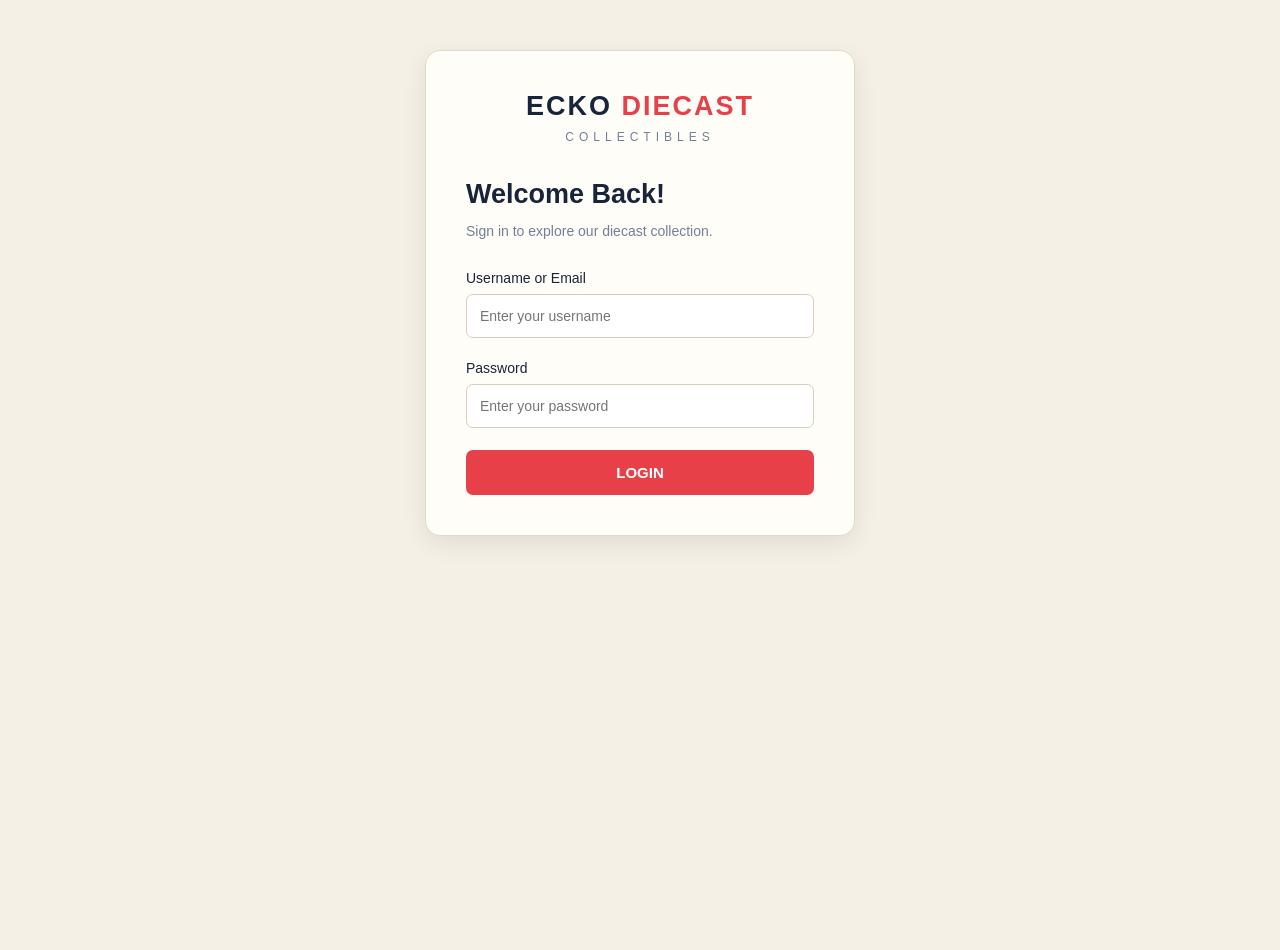
<file: index.html>
<!DOCTYPE html>
<html>
<head>
    <title>Ecko Diecast Collectibles</title>
    <link rel="stylesheet" href="style.css">
</head>
<body>

    <div class="login-container">

        <div class="brand">
            <h1>ECKO<span> DIECAST</span></h1>
            <p>COLLECTIBLES</p>
        </div>

        <div class="login-box">
            <h2>Welcome Back!</h2>
            <p class="subtitle">
                Sign in to explore our diecast collection.
            </p>

            <form action="dashboard.html">
                <label>Username or Email</label>
                <input type="text"
                       placeholder="Enter your username"
                       required>

                <label>Password</label>
                <input type="password"
                       placeholder="Enter your password"
                       required>

                <button type="submit">LOGIN</button>
            </form>

           

    </div>

</body>
</html>
</file>
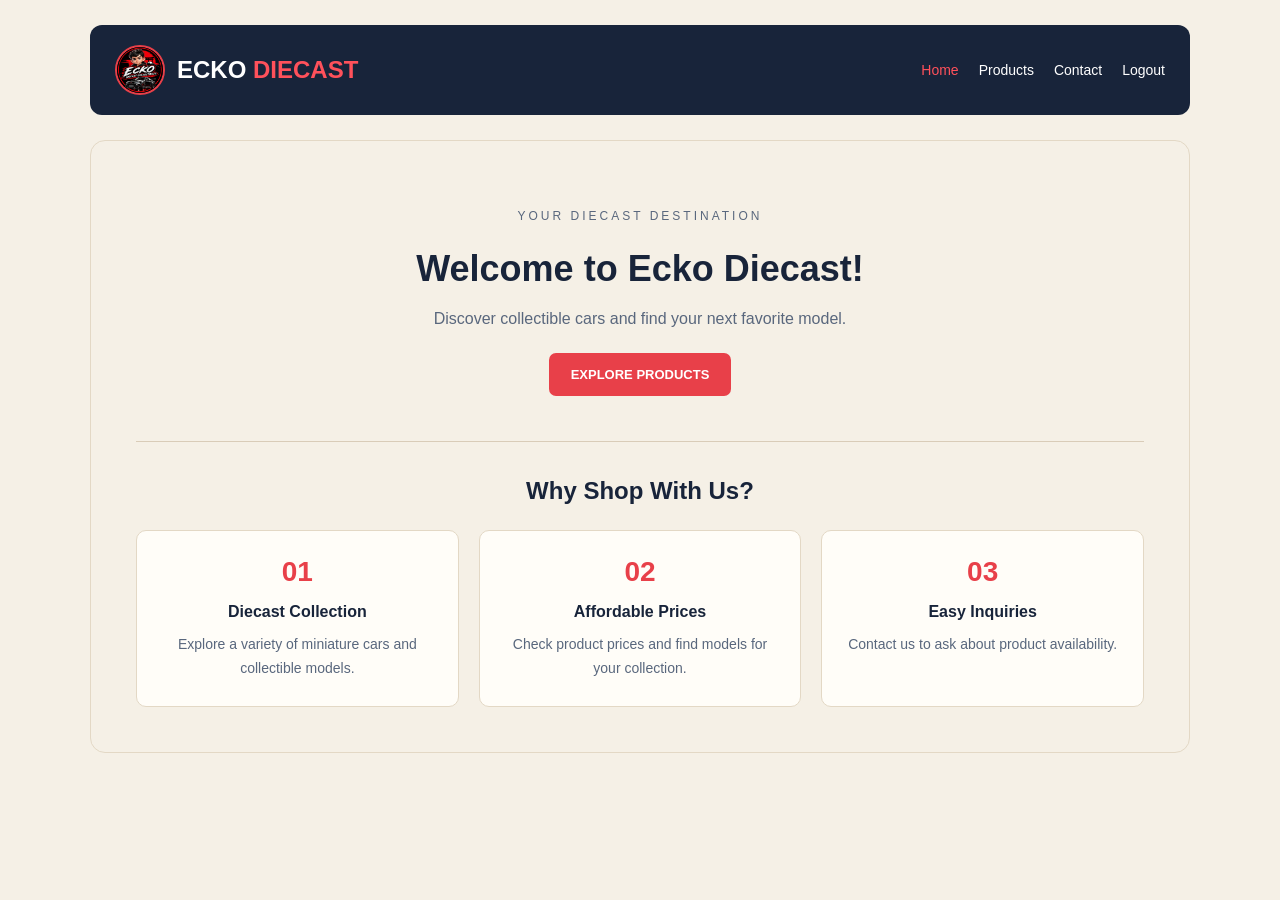
<file: dashboard.html>
<!DOCTYPE html>
<html>
	<head>
    		<title>Dashboard - Ecko Diecast</title>
    		<link rel="stylesheet" href="dashboard.css">
	</head>
<body>

	<div class="dashboard">

        <header>
            

	<div class="logo-container">
    		<img src="ecko-logo.jpg" alt="Ecko Diecast Logo" class="header-logo">
    		<h2>ECKO <span>DIECAST</span></h2>
	</div>

            <nav>
                <a href="dashboard.html" class="active">Home</a>
                <a href="products.html">Products</a>
                <a href="contact.html">Contact</a>
                <a href="index.html">Logout</a>
            </nav>
        </header>

        
<section class="main-panel">

    <div class="welcome">
        <p class="tagline">YOUR DIECAST DESTINATION</p>

        <h1>Welcome to Ecko Diecast!</h1>

        <p>
            Discover collectible cars and find
            your next favorite model.
        </p>

        <a href="products.html" class="shop-button">
            EXPLORE PRODUCTS
        </a>
    </div>

    <div class="highlights">
        <h2>Why Shop With Us?</h2>

        <div class="cards">

            <div class="card">
                <h3>01</h3>
                <h4>Diecast Collection</h4>
                <p>
                    Explore a variety of miniature
                    cars and collectible models.
                </p>
            </div>

            <div class="card">
                <h3>02</h3>
                <h4>Affordable Prices</h4>
                <p>
                    Check product prices and find
                    models for your collection.
                </p>
            </div>

            <div class="card">
                <h3>03</h3>
                <h4>Easy Inquiries</h4>
                <p>
                    Contact us to ask about
                    product availability.
                </p>
            </div>

        </div>
    </div>

</section>

        </section>

        
    </div>

</body>
</html>
</file>
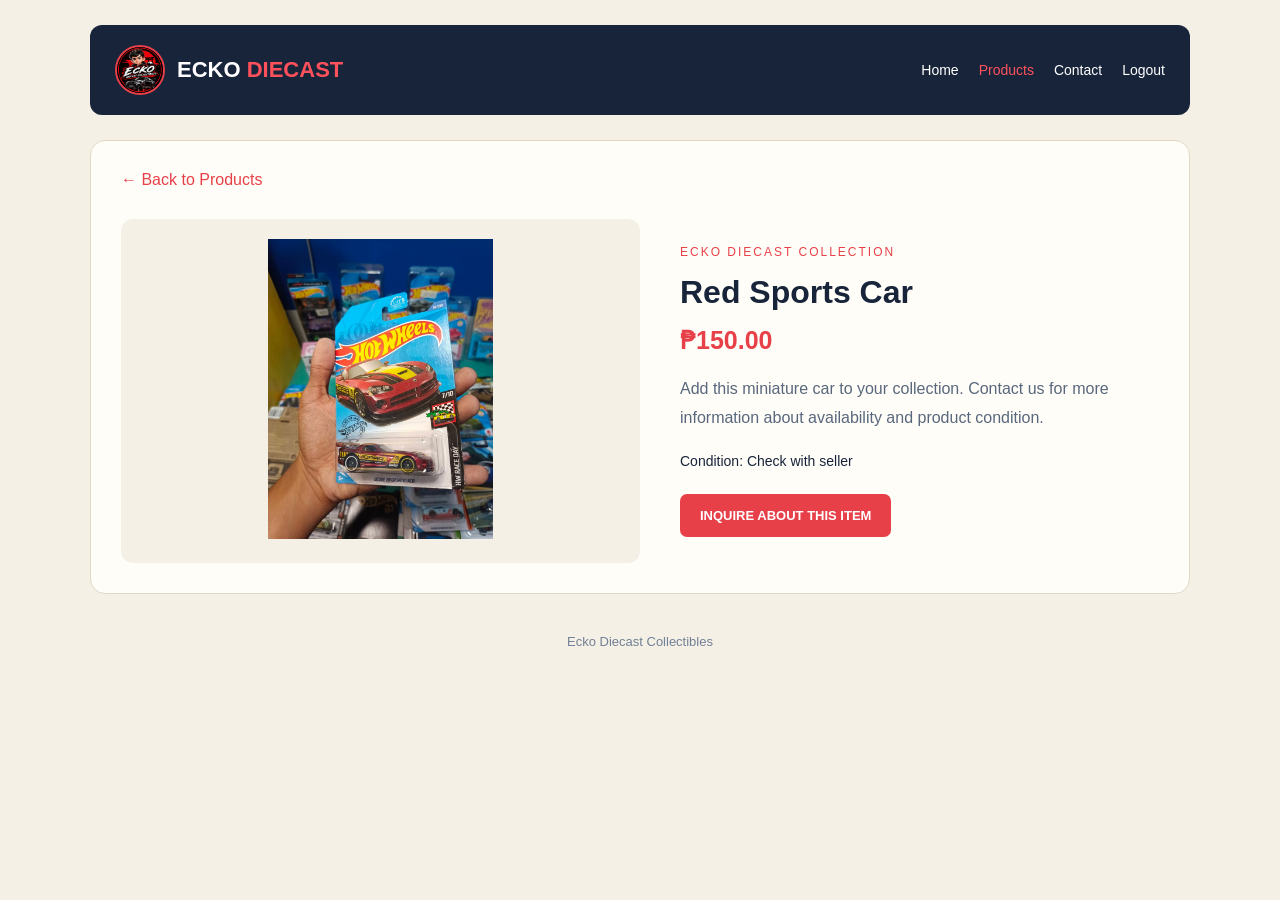
<file: product-details.html>
<!DOCTYPE html>
<html>
<head>
    <title>Product Details - Ecko Diecast</title>
    <link rel="stylesheet" href="product-details.css">
</head>
<body>

    <div class="container">

        <!-- HEADER -->
        <header>
            <div class="logo-container">
                <img src="ecko-logo.jpg">
                <h2>ECKO <span>DIECAST</span></h2>
            </div>

            <nav>
                <a href="dashboard.html">Home</a>
                <a href="products.html" class="active">Products</a>
                <a href="contact.html">Contact</a>
                <a href="index.html">Logout</a>
            </nav>
        </header>

        <!-- PRODUCT DETAILS -->
        <section class="details-panel">

            <a href="products.html" class="back-link">
                &larr; Back to Products
            </a>

            <div class="product-details">

                <div class="product-image">
                    <img id="car-image" src="car1.jpg"
                         alt="Diecast Car">
                </div>

                <div class="product-info">
                    <p class="tagline">ECKO DIECAST COLLECTION</p>

                    <h1 id="car-name">Red Sports Car</h1>

                    <p class="price" id="car-price">₱150.00</p>

                    <p class="description">
                        Add this miniature car to your collection.
                        Contact us for more information about
                        availability and product condition.
                    </p>

                    <p class="condition">
                        Condition: Check with seller
                    </p>

                    <a href="contact.html" class="button">
                        INQUIRE ABOUT THIS ITEM
                    </a>

                </div>

            </div>

        </section>

        <footer>
            Ecko Diecast Collectibles
        </footer>

    </div>

    <!-- DISPLAY THE SELECTED PRODUCT -->
    <script>
        var car = new URLSearchParams(window.location.search)
                       .get("car");

        var names = [
            "Red Sports Car",
            "Blue Sports Car",
            "Black Muscle Car",
            "White Classic Car"
        ];

        var prices = [
            "₱150.00",
            "₱120.00",
            "₱180.00",
            "₱100.00"
        ];

        var images = [
            "car1.jpg",
            "car2.jpg",
            "car3.jpg",
            "car4.jpg"
        ];

        var index = Number(car) - 1;

        if (index >= 0 && index < names.length) {
            document.getElementById("car-name").innerText =
                names[index];

            document.getElementById("car-price").innerText =
                prices[index];

            document.getElementById("car-image").src =
                images[index];

            document.getElementById("car-image").alt =
                names[index];
        }
    </script>

</body>
</html>
</file>
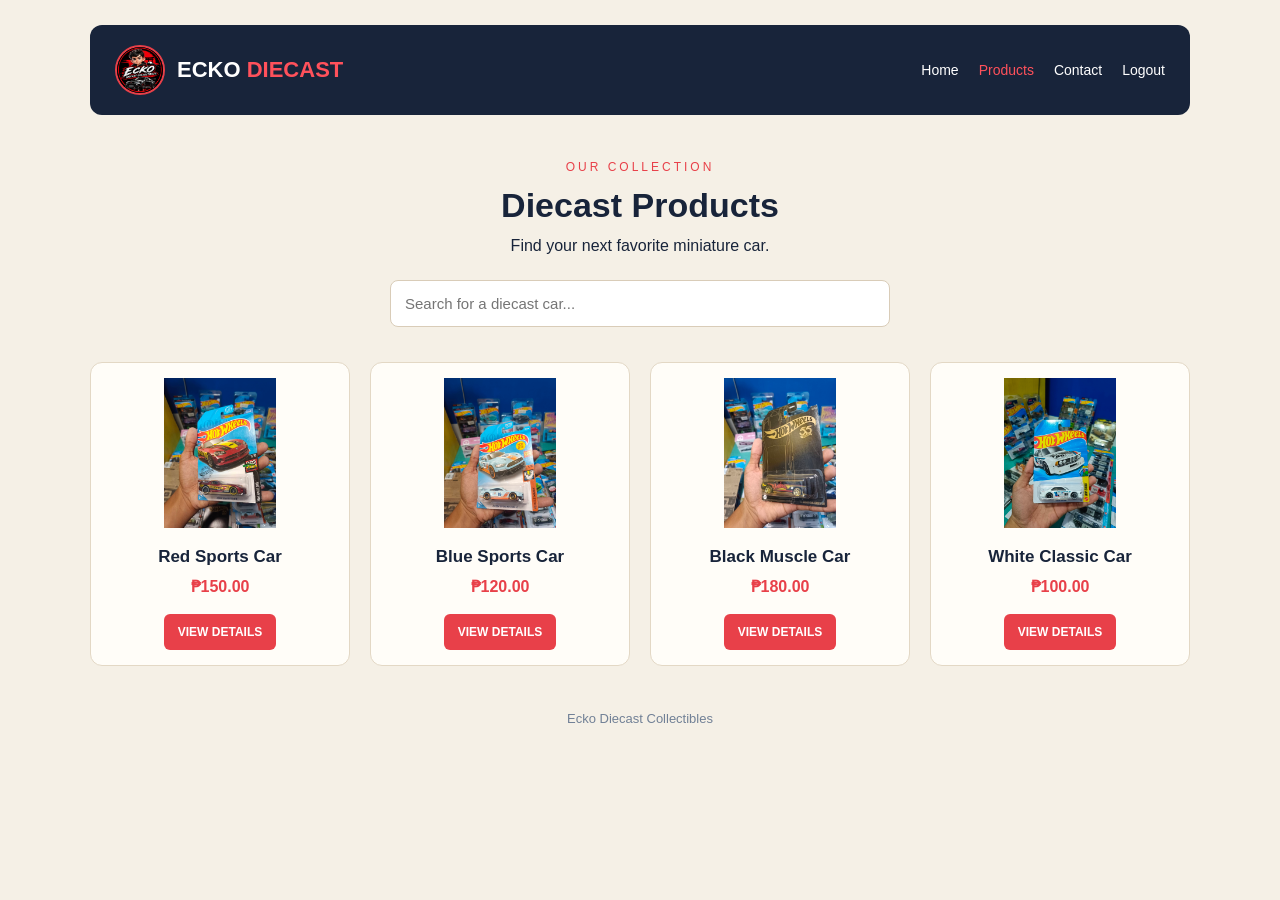
<file: products.html>
<!DOCTYPE html>
<html>
<head>
    <title>Products - Ecko Diecast</title>
    <link rel="stylesheet" href="products.css">
</head>
<body>

    <div class="container">

        <!-- HEADER -->
        <header>
            <div class="logo-container">
                <img src="ecko-logo.jpg">
                <h2>ECKO <span>DIECAST</span></h2>
            </div>

            <nav>
                <a href="dashboard.html">Home</a>
                <a href="products.html" class="active">Products</a>
                <a href="contact.html">Contact</a>
                <a href="index.html">Logout</a>
            </nav>
        </header>

        <!-- PAGE TITLE -->
        <section class="page-title">
            <p>OUR COLLECTION</p>
            <h1>Diecast Products</h1>
            <p>Find your next favorite miniature car.</p>
        </section>

        <!-- SEARCH BAR -->
        <div class="search-box">
            <input type="text" id="search"
                   placeholder="Search for a diecast car..."
                   onkeyup="searchProducts()">
        </div>

        <!-- PRODUCTS -->
        <section class="products">

            <div class="product-card">
                <img src="car1.jpg" alt="Red Diecast Car">
                <h3>Red Sports Car</h3>
                <p class="price">₱150.00</p>
                <a href="product-details.html?car=1" class="button">
                    VIEW DETAILS
                </a>
            </div>

            <div class="product-card">
                <img src="car2.jpg" alt="Blue Diecast Car">
                <h3>Blue Sports Car</h3>
                <p class="price">₱120.00</p>
                <a href="product-details.html?car=2" class="button">
                    VIEW DETAILS
                </a>
            </div>

            <div class="product-card">
                <img src="car3.jpg" alt="Black Diecast Car">
                <h3>Black Muscle Car</h3>
                <p class="price">₱180.00</p>
                <a href="product-details.html?car=3" class="button">
                    VIEW DETAILS
                </a>
            </div>

            <div class="product-card">
                <img src="car4.jpg" alt="White Diecast Car">
                <h3>White Classic Car</h3>
                <p class="price">₱100.00</p>
                <a href="product-details.html?car=4" class="button">
                    VIEW DETAILS
                </a>
            </div>

        </section>

        <footer>
            Ecko Diecast Collectibles
        </footer>

    </div>

    <!-- SIMPLE SEARCH FUNCTION -->
    <script>
        function searchProducts() {
            var search = document.getElementById("search").value.toLowerCase();
            var products = document.getElementsByClassName("product-card");

            for (var i = 0; i < products.length; i++) {
                var name = products[i].getElementsByTagName("h3")[0].innerText.toLowerCase();

                if (name.includes(search)) {
                    products[i].style.display = "block";
                } else {
                    products[i].style.display = "none";
                }
            }
        }
    </script>

</body>
</html>
</file>
<file: style.css>
/* GENERAL SETTINGS */
* {
    margin: 0;
    padding: 0;
    box-sizing: border-box;
}

body {
    font-family: Arial, sans-serif;
    background-color: #F5F0E6;
    color: #18243A;
    min-height: 100vh;
}

/* LOGIN PAGE */
.login-container {
    background-color: #FFFDF8;
    width: 100%;
    max-width: 430px;
    padding: 40px;
    margin: 50px auto;
    border-radius: 15px;
    border: 1px solid #E3D8C5;
    box-shadow: 0 8px 25px #00000015;
}

.brand {
    text-align: center;
    margin-bottom: 35px;
}

.brand h1 {
    font-size: 27px;
    letter-spacing: 2px;
    color: #18243A;
}

.brand span {
    color: #E84049;
}

.brand p {
    color: #718096;
    font-size: 12px;
    letter-spacing: 5px;
    margin-top: 8px;
}

.login-box h2 {
    font-size: 27px;
    margin-bottom: 10px;
    color: #18243A;
}

.subtitle {
    color: #718096;
    font-size: 14px;
    line-height: 1.6;
    margin-bottom: 28px;
}

label {
    display: block;
    margin-bottom: 8px;
    font-size: 14px;
    color: #18243A;
}

input {
    width: 100%;
    padding: 13px;
    margin-bottom: 22px;
    border: 1px solid #D9CCB8;
    border-radius: 7px;
    background-color: #FFFFFF;
    color: #18243A;
    font-size: 14px;
}

input:focus {
    outline: 2px solid #E84049;
}

button {
    width: 100%;
    padding: 14px;
    background-color: #E84049;
    color: white;
    border: none;
    border-radius: 7px;
    font-size: 15px;
    font-weight: bold;
    cursor: pointer;
}

button:hover {
    background-color: #C92E38;
}

a {
    color: #E84049;
    text-decoration: none;
}

a:hover {
    text-decoration: underline;
}

/* SMALL SCREENS */
@media (max-width: 480px) {
    .login-container {
        padding: 28px 22px;
        margin: 25px auto;
    }

    .brand h1 {
        font-size: 23px;
    }
}
</file>
<file: dashboard.css>
/* GENERAL SETTINGS */
* {
    margin: 0;
    padding: 0;
    box-sizing: border-box;
}

body {
    font-family: Arial, sans-serif;
    background-color: #F5F0E6;
    color: #18243A;
    min-height: 100vh;
    padding: 25px;
}

/* DASHBOARD CONTAINER */
.dashboard {
    width: 100%;
    max-width: 1100px;
    margin: 0 auto;
}

/* HEADER */
header {
    background-color: #18243A;
    padding: 20px 25px;
    border-radius: 12px;
    display: flex;
    justify-content: space-between;
    align-items: center;
    flex-wrap: wrap;
    gap: 20px;
}

.logo-container {
    display: flex;
    align-items: center;
    gap: 12px;
}

.header-logo {
    width: 50px;
    height: 50px;
    border-radius: 50%;
    object-fit: cover;
    border: 2px solid #E84049;
}

.logo-container h2 {
    color: white;
    font-size: 24px;
}

.logo-container h2 span {
    color: #FF515B;
}

/* NAVIGATION */
nav {
    display: flex;
    flex-wrap: wrap;
    gap: 20px;
}

nav a {
    color: white;
    font-size: 14px;
    text-decoration: none;
}

nav a:hover,
nav a.active {
    color: #FF515B;
}

/* MAIN BEIGE PANEL */
.main-panel {
    background-color: #F5F0E6;
    padding: 45px;
    margin-top: 25px;
    border-radius: 15px;
    border: 1px solid #E3D8C5;
}

/* WELCOME SECTION */
.welcome {
    text-align: center;
    padding: 20px 10px 45px;
    border-bottom: 1px solid #D9CCB8;
}

.tagline {
    color: #E84049;
    font-size: 12px;
    letter-spacing: 3px;
    margin-bottom: 18px;
}

.welcome h1 {
    color: #18243A;
    font-size: 36px;
    margin-bottom: 15px;
}

.welcome p {
    color: #59677D;
    line-height: 1.8;
    margin-bottom: 20px;
}

/* EXPLORE PRODUCTS BUTTON */
.shop-button {
    display: inline-block;
    background-color: #E84049;
    color: white;
    padding: 14px 22px;
    border-radius: 7px;
    font-size: 13px;
    font-weight: bold;
    text-decoration: none;
}

.shop-button:hover {
    background-color: #C92E38;
    text-decoration: none;
}

/* WHY SHOP WITH US */
.highlights {
    margin-top: 35px;
    text-align: center;
}

.highlights h2 {
    color: #18243A;
    margin-bottom: 25px;
}

/* THREE CARDS */
.cards {
    display: flex;
    gap: 20px;
}

.card {
    flex: 1;
    background-color: #FFFDF8;
    padding: 25px 20px;
    border: 1px solid #E3D8C5;
    border-radius: 10px;
    text-align: center;
}

.card h3 {
    color: #E84049;
    font-size: 28px;
    margin-bottom: 15px;
}

.card h4 {
    color: #18243A;
    margin-bottom: 12px;
}

.card p {
    color: #59677D;
    font-size: 14px;
    line-height: 1.7;
}

/* FOOTER */
.dashboard footer {
    text-align: center;
    color: #718096;
    font-size: 12px;
    margin-top: 35px;
    padding-bottom: 20px;
}

/* SMALL SCREENS */
@media (max-width: 650px) {
    body {
        padding: 12px;
    }

    header {
        justify-content: center;
    }

    nav {
        justify-content: center;
        gap: 15px;
    }

    .main-panel {
        padding: 25px 18px;
    }

    .welcome h1 {
        font-size: 28px;
    }

    .cards {
        flex-direction: column;
    }
}
</file>
<file: product-details.css>
* {
    margin: 0;
    padding: 0;
    box-sizing: border-box;
}

body {
    font-family: Arial, sans-serif;
    background-color: #F5F0E6;
    color: #18243A;
    padding: 25px;
}

.container {
    max-width: 1100px;
    margin: auto;
}

/* HEADER */
header {
    background-color: #18243A;
    padding: 20px 25px;
    border-radius: 12px;
    display: flex;
    justify-content: space-between;
    align-items: center;
    flex-wrap: wrap;
    gap: 20px;
}

.logo-container {
    display: flex;
    align-items: center;
    gap: 12px;
}

.logo-container img {
    width: 50px;
    height: 50px;
    border-radius: 50%;
    object-fit: cover;
    border: 2px solid #E84049;
}

.logo-container h2 {
    color: white;
    font-size: 22px;
}

.logo-container span {
    color: #FF515B;
}

/* NAVIGATION */
nav {
    display: flex;
    flex-wrap: wrap;
    gap: 20px;
}

nav a {
    color: white;
    text-decoration: none;
    font-size: 14px;
}

nav a:hover,
nav a.active {
    color: #FF515B;
}

/* MAIN PANEL */
.details-panel {
    background-color: #FFFDF8;
    border: 1px solid #E3D8C5;
    border-radius: 15px;
    padding: 30px;
    margin-top: 25px;
}

.back-link {
    display: inline-block;
    color: #E84049;
    text-decoration: none;
    margin-bottom: 30px;
}

/* PRODUCT LAYOUT */
.product-details {
    display: flex;
    align-items: center;
    gap: 40px;
}

.product-image {
    flex: 1;
    background-color: #F5F0E6;
    border-radius: 12px;
    padding: 20px;
}

.product-image img {
    width: 100%;
    height: 300px;
    object-fit: contain;
}

.product-info {
    flex: 1;
}

.tagline {
    color: #E84049;
    font-size: 12px;
    letter-spacing: 2px;
    margin-bottom: 15px;
}

.product-info h1 {
    font-size: 32px;
    margin-bottom: 15px;
}

.price {
    color: #E84049;
    font-size: 25px;
    font-weight: bold;
    margin-bottom: 20px;
}

.description {
    color: #59677D;
    line-height: 1.8;
    margin-bottom: 20px;
}

.condition {
    font-size: 14px;
    margin-bottom: 25px;
}

/* BUTTON */
.button {
    display: inline-block;
    background-color: #E84049;
    color: white;
    padding: 14px 20px;
    border-radius: 7px;
    text-decoration: none;
    font-size: 13px;
    font-weight: bold;
}

.button:hover {
    background-color: #C92E38;
}

/* FOOTER */
footer {
    text-align: center;
    color: #718096;
    font-size: 13px;
    margin-top: 40px;
    padding-bottom: 15px;
}

/* SMALL SCREENS */
@media (max-width: 700px) {
    body {
        padding: 12px;
    }

    header {
        justify-content: center;
    }

    nav {
        justify-content: center;
    }

    .product-details {
        flex-direction: column;
    }

    .product-image,
    .product-info {
        width: 100%;
    }

    .product-info h1 {
        font-size: 26px;
    }

    .details-panel {
        padding: 20px;
    }
}
</file>
<file: products.css>
* {
    margin: 0;
    padding: 0;
    box-sizing: border-box;
}

body {
    font-family: Arial, sans-serif;
    background-color: #F5F0E6;
    color: #18243A;
    padding: 25px;
}

.container {
    max-width: 1100px;
    margin: auto;
}

/* HEADER */
header {
    background-color: #18243A;
    padding: 20px 25px;
    border-radius: 12px;
    display: flex;
    justify-content: space-between;
    align-items: center;
    flex-wrap: wrap;
    gap: 20px;
}

.logo-container {
    display: flex;
    align-items: center;
    gap: 12px;
}

.logo-container img {
    width: 50px;
    height: 50px;
    border-radius: 50%;
    object-fit: cover;
    border: 2px solid #E84049;
}

.logo-container h2 {
    color: white;
    font-size: 22px;
}

.logo-container span {
    color: #FF515B;
}

nav {
    display: flex;
    gap: 20px;
    flex-wrap: wrap;
}

nav a {
    color: white;
    text-decoration: none;
    font-size: 14px;
}

nav a:hover,
nav a.active {
    color: #FF515B;
}

/* TITLE */
.page-title {
    text-align: center;
    margin: 45px 0 25px;
}

.page-title p:first-child {
    color: #E84049;
    font-size: 12px;
    letter-spacing: 3px;
    margin-bottom: 12px;
}

.page-title h1 {
    font-size: 34px;
    margin-bottom: 12px;
}

/* SEARCH */
.search-box {
    max-width: 500px;
    margin: 0 auto 35px;
}

.search-box input {
    width: 100%;
    padding: 14px;
    border: 1px solid #D9CCB8;
    border-radius: 8px;
    font-size: 15px;
}

/* PRODUCT CARDS */
.products {
    display: grid;
    grid-template-columns: repeat(4, 1fr);
    gap: 20px;
}

.product-card {
    background-color: #FFFDF8;
    border: 1px solid #E3D8C5;
    border-radius: 12px;
    padding: 15px;
    text-align: center;
}

.product-card img {
    width: 100%;
    height: 150px;
    object-fit: contain;
    margin-bottom: 15px;
}

.product-card h3 {
    font-size: 17px;
    margin-bottom: 10px;
}

.price {
    color: #E84049;
    font-weight: bold;
    margin-bottom: 18px;
}

.button {
    display: inline-block;
    background-color: #E84049;
    color: white;
    padding: 11px 14px;
    border-radius: 6px;
    text-decoration: none;
    font-size: 12px;
    font-weight: bold;
}

.button:hover {
    background-color: #C92E38;
}

/* FOOTER */
footer {
    text-align: center;
    color: #718096;
    font-size: 13px;
    margin-top: 45px;
    padding-bottom: 15px;
}

/* SMALL SCREENS */
@media (max-width: 800px) {
    .products {
        grid-template-columns: repeat(2, 1fr);
    }
}

@media (max-width: 500px) {
    body {
        padding: 12px;
    }

    header {
        justify-content: center;
    }

    nav {
        justify-content: center;
    }

    .products {
        grid-template-columns: 1fr;
    }
}
</file>
